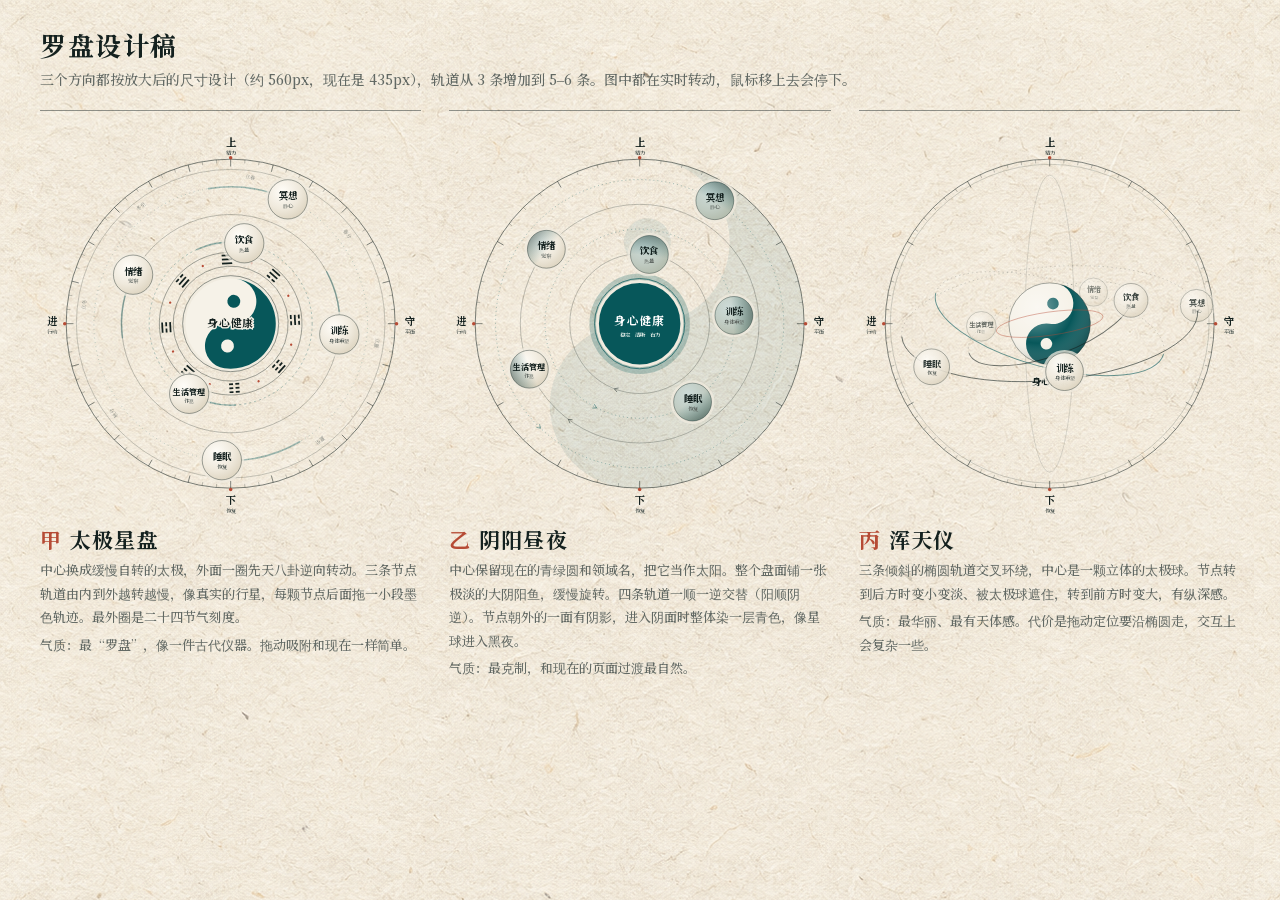
<file: design/compass-options.html>
<!doctype html>
<html lang="zh-CN">
<meta charset="utf-8">
<title>罗盘设计稿 · 三选一</title>
<style>
@font-face{font-family:NS;font-weight:500;src:url(../assets/fonts/NotoSerifSC-500.woff2)}
@font-face{font-family:NS;font-weight:700;src:url(../assets/fonts/NotoSerifSC-700.woff2)}
:root{--paper:#f0ebdf;--ink:#14211f;--teal:#07575a;--red:#b64b35;--mut:#626964}
body{margin:0;background:#f0ebdf url(../assets/visual/xuan-paper.png);color:var(--ink);font-family:NS,serif}
header{padding:26px 40px 4px}
h1{font-size:26px;margin:0;letter-spacing:.06em}
header p{color:var(--mut);margin:6px 0 0;font-size:14px}
.grid{display:grid;grid-template-columns:repeat(3,1fr);gap:28px;padding:16px 40px 40px}
figure{margin:0;border-top:1px solid rgba(20,33,31,.45);padding-top:14px}
figcaption h2{font-size:21px;margin:0 0 4px;letter-spacing:.05em}
figcaption h2 span{color:var(--red);margin-right:8px}
figcaption p{font-size:13px;line-height:1.8;color:var(--mut);margin:0 0 4px}
svg{width:100%;aspect-ratio:1;display:block;margin:8px 0 10px;overflow:visible}
svg text{font-family:NS,serif}
</style>
<header>
  <h1>罗盘设计稿</h1>
  <p>三个方向都按放大后的尺寸设计（约 560px，现在是 435px），轨道从 3 条增加到 5–6 条。图中都在实时转动，鼠标移上去会停下。</p>
</header>
<div class="grid">
  <figure><svg id="A" viewBox="-262 -262 524 524"></svg><figcaption>
    <h2><span>甲</span>太极星盘</h2>
    <p>中心换成缓慢自转的太极，外面一圈先天八卦逆向转动。三条节点轨道由内到外越转越慢，像真实的行星，每颗节点后面拖一小段墨色轨迹。最外圈是二十四节气刻度。</p>
    <p>气质：最“罗盘”，像一件古代仪器。拖动吸附和现在一样简单。</p>
  </figcaption></figure>
  <figure><svg id="B" viewBox="-262 -262 524 524"></svg><figcaption>
    <h2><span>乙</span>阴阳昼夜</h2>
    <p>中心保留现在的青绿圆和领域名，把它当作太阳。整个盘面铺一张极淡的大阴阳鱼，缓慢旋转。四条轨道一顺一逆交替（阳顺阴逆）。节点朝外的一面有阴影，进入阴面时整体染一层青色，像星球进入黑夜。</p>
    <p>气质：最克制，和现在的页面过渡最自然。</p>
  </figcaption></figure>
  <figure><svg id="C" viewBox="-262 -262 524 524"></svg><figcaption>
    <h2><span>丙</span>浑天仪</h2>
    <p>三条倾斜的椭圆轨道交叉环绕，中心是一颗立体的太极球。节点转到后方时变小变淡、被太极球遮住，转到前方时变大，有纵深感。</p>
    <p>气质：最华丽、最有天体感。代价是拖动定位要沿椭圆走，交互上会复杂一些。</p>
  </figcaption></figure>
</div>
<script>
var NS = 'http://www.w3.org/2000/svg';
var NODES = [['饮食', '热量'], ['训练', '身体重塑'], ['睡眠', '恢复'], ['生活管理', '作息'], ['情绪', '觉察'], ['冥想', '静心']];
var INK = '#14211f', TEAL = '#07575a', RED = '#b64b35', PAPER = '#f0ebdf';
function el(tag, at, p) { var e = document.createElementNS(NS, tag); for (var k in at) e.setAttribute(k, at[k]); if (p) p.appendChild(e); return e; }
function txt(p, s, at) { var t = el('text', Object.assign({ 'text-anchor': 'middle' }, at), p); t.textContent = s; return t; }
function rad(a) { return (a - 90) * Math.PI / 180; }           // 0 = 上，顺时针
function pt(a, r) { return [Math.cos(rad(a)) * r, Math.sin(rad(a)) * r]; }
// 太极：深色鱼 + 两只眼
function taiji(p, R, dark, light) {
  var g = el('g', {}, p);
  el('circle', { r: R, fill: light }, g);
  el('path', { d: 'M0,' + -R + 'A' + R + ' ' + R + ' 0 0 1 0,' + R + 'A' + R / 2 + ' ' + R / 2 + ' 0 0 1 0,0A' + R / 2 + ' ' + R / 2 + ' 0 0 0 0,' + -R + 'Z', fill: dark }, g);
  el('circle', { cy: -R / 2, r: R / 7, fill: dark }, g);
  el('circle', { cy: R / 2, r: R / 7, fill: light }, g);
  return g;
}
function defs(svg, id) {
  var d = el('defs', {}, svg);
  var g = el('radialGradient', { id: id + 'pl', cx: '.36', cy: '.3', r: '.75' }, d);
  el('stop', { offset: '0', 'stop-color': '#fffdf8' }, g);
  el('stop', { offset: '.6', 'stop-color': '#efe9dc' }, g);
  el('stop', { offset: '1', 'stop-color': '#ddd4c0' }, g);
  var s = el('linearGradient', { id: id + 'sh' }, d);
  el('stop', { offset: '.45', 'stop-color': TEAL, 'stop-opacity': 0 }, s);
  el('stop', { offset: '1', 'stop-color': '#0b2e2f', 'stop-opacity': .42 }, s);
  var b = el('radialGradient', { id: id + 'ball', cx: '.35', cy: '.3', r: '.8' }, d);
  el('stop', { offset: '0', 'stop-color': '#fff', 'stop-opacity': .45 }, b);
  el('stop', { offset: '.55', 'stop-color': '#fff', 'stop-opacity': 0 }, b);
  el('stop', { offset: '1', 'stop-color': '#061c1c', 'stop-opacity': .45 }, b);
}
function planet(p, id, n, r) {
  var g = el('g', {}, p);
  el('circle', { r: r + 4, fill: PAPER, opacity: .75 }, g);
  el('circle', { r: r, fill: 'url(#' + id + 'pl)', stroke: INK, 'stroke-opacity': .55 }, g);
  var tint = el('circle', { r: r, fill: TEAL, opacity: 0, style: 'transition:opacity 1.2s' }, g);
  var shade = el('circle', { r: r, fill: 'url(#' + id + 'sh)', opacity: 0 }, g);
  txt(g, n[0], { y: n[0].length > 2 ? 1 : 0, 'font-size': n[0].length > 2 ? 11 : 13, 'font-weight': 700, fill: INK });
  txt(g, n[1], { y: 12, 'font-size': 7.5, fill: '#626964' });
  return { g: g, tint: tint, shade: shade };
}
function ticks(p, R, n, long, col) {
  for (var i = 0; i < n; i++) {
    var a = i * 360 / n, L = i % long ? 5 : 10, o = pt(a, R), q = pt(a, R - L);
    el('line', { x1: o[0], y1: o[1], x2: q[0], y2: q[1], stroke: col || INK, 'stroke-opacity': i % long ? .35 : .7 }, p);
  }
}
function dirs(p, R) {
  [['上', '精力', 0], ['守', '平衡', 90], ['下', '恢复', 180], ['进', '行动', 270]].forEach(function (d) {
    var q = pt(d[2], R); txt(p, d[0], { x: q[0], y: q[1] + 2, 'font-size': 14, 'font-weight': 700, fill: INK });
    txt(p, d[1], { x: q[0], y: q[1] + 14, 'font-size': 7.5, fill: '#626964' });
    var m = pt(d[2], R - 18); el('circle', { cx: m[0], cy: m[1], r: 2.4, fill: RED }, p);
  });
}

/* ———— 甲：太极星盘 ———— */
function buildA() {
  var s = document.getElementById('A'), id = 'A'; defs(s, id);
  el('circle', { r: 226, fill: 'none', stroke: INK, 'stroke-opacity': .75 }, s);
  el('circle', { r: 212, fill: 'none', stroke: INK, 'stroke-opacity': .3 }, s);
  ticks(s, 226, 72, 3);
  var terms = ['立春', '雨水', '惊蛰', '春分', '清明', '谷雨', '立夏', '小满', '芒种', '夏至', '小暑', '大暑', '立秋', '处暑', '白露', '秋分', '寒露', '霜降', '立冬', '小雪', '大雪', '冬至', '小寒', '大寒'];
  terms.forEach(function (t, i) { if (i % 3) return; var a = i * 15 + 7.5, q = pt(a, 203); txt(s, t, { x: q[0], y: q[1] + 2.5, 'font-size': 7, fill: '#898c85', transform: 'rotate(' + a + ' ' + q[0] + ' ' + q[1] + ')' }); });
  var orbits = [112, 150, 188];
  orbits.forEach(function (r, i) { el('circle', { r: r, fill: 'none', stroke: i == 1 ? INK : TEAL, 'stroke-opacity': i == 1 ? .35 : .4, 'stroke-dasharray': i == 0 ? '3 4' : i == 2 ? '1 5' : 'none' }, s); });
  dirs(s, 246);
  // 八卦环
  var gua = el('g', {}, s);
  el('circle', { r: 79, fill: 'none', stroke: INK, 'stroke-opacity': .5 }, gua);
  el('circle', { r: 98, fill: 'none', stroke: INK, 'stroke-opacity': .5 }, gua);
  [[1, 1, 1], [0, 1, 1], [0, 1, 0], [0, 0, 1], [0, 0, 0], [1, 0, 0], [1, 0, 1], [1, 1, 0]].forEach(function (lines, k) {
    var g = el('g', { transform: 'rotate(' + k * 45 + ')' }, gua);
    lines.forEach(function (yang, j) {
      var y = -(83 + j * 5.5);
      if (yang) el('line', { x1: -7, x2: 7, y1: y, y2: y, stroke: INK, 'stroke-width': 2.4 }, g);
      else { el('line', { x1: -7, x2: -1.6, y1: y, y2: y, stroke: INK, 'stroke-width': 2.4 }, g); el('line', { x1: 1.6, x2: 7, y1: y, y2: y, stroke: INK, 'stroke-width': 2.4 }, g); }
    });
    el('circle', { cy: -88, r: 1.6, fill: RED, transform: 'rotate(22.5)' }, g);
  });
  // 太极
  el('circle', { r: 66, fill: PAPER, stroke: INK, 'stroke-opacity': .6 }, s);
  var tj = taiji(s, 62, TEAL, '#f6f2e8');
  var name = txt(s, '身心健康', { y: 5, 'font-size': 15, 'font-weight': 700, fill: INK, stroke: '#f6f2e8', 'stroke-width': 4, 'paint-order': 'stroke', 'letter-spacing': '1' });
  // 节点 + 轨迹
  var trails = el('g', {}, s), pl = el('g', {}, s), items = [];
  NODES.forEach(function (n, i) {
    var R = orbits[i % 3], C = 2 * Math.PI * R;
    var tr = el('circle', { r: R, fill: 'none', stroke: TEAL, 'stroke-width': 2.2, 'stroke-opacity': .35, 'stroke-linecap': 'round', 'stroke-dasharray': (C * 34 / 360) + ' ' + C }, trails);
    items.push({ R: R, a0: i * 67 + (i % 3) * 23, T: [50, 85, 130][i % 3], p: planet(pl, id, n, 27), tr: tr });
  });
  return function (t) {
    tj.setAttribute('transform', 'rotate(' + t * 6 + ')');
    gua.setAttribute('transform', 'rotate(' + -t * 2.5 + ')');
    items.forEach(function (it) {
      var a = it.a0 + 360 * t / it.T, q = pt(a, it.R);
      it.p.g.setAttribute('transform', 'translate(' + q[0] + ' ' + q[1] + ')');
      it.tr.setAttribute('transform', 'rotate(' + (a - 90 - 34) + ')');
    });
  };
}

/* ———— 乙：阴阳昼夜 ———— */
function buildB() {
  var s = document.getElementById('B'), id = 'B'; defs(s, id);
  var cl = el('clipPath', { id: 'Bclip' }, s.querySelector('defs')); el('circle', { r: 226 }, cl);
  var wash = el('g', { 'clip-path': 'url(#Bclip)' }, s);
  var big = taiji(wash, 226, 'rgba(7,87,90,.085)', 'rgba(255,255,255,0)');
  el('circle', { r: 226, fill: 'none', stroke: INK, 'stroke-opacity': .75 }, s);
  ticks(s, 226, 48, 4, INK);
  dirs(s, 246);
  var orbits = [96, 130, 164, 198];
  orbits.forEach(function (r, i) { el('circle', { r: r, fill: 'none', stroke: i % 2 ? TEAL : INK, 'stroke-opacity': i % 2 ? .45 : .35, 'stroke-dasharray': i % 2 ? '1.5 4' : 'none' }, s); });
  // 每条轨道一个小箭头标出顺逆
  orbits.forEach(function (r, i) { var a = 200 + i * 8, q = pt(a, r); el('path', { d: i % 2 ? 'M3,-3L-2,0L3,3' : 'M-3,-3L2,0L-3,3', fill: 'none', stroke: i % 2 ? TEAL : INK, 'stroke-opacity': .6, transform: 'translate(' + q[0] + ' ' + q[1] + ') rotate(' + a + ')' }, s); });
  // 中心太阳
  el('circle', { r: 64, fill: 'none', stroke: TEAL, 'stroke-opacity': .25, 'stroke-width': 10 }, s);
  el('circle', { r: 58, fill: TEAL, stroke: PAPER, 'stroke-width': 4 }, s);
  el('circle', { r: 62, fill: 'none', stroke: TEAL }, s);
  txt(s, '身心健康', { y: 2, 'font-size': 16, 'font-weight': 700, fill: '#fff', 'letter-spacing': '1' });
  txt(s, '稳定　清晰　有力', { y: 18, 'font-size': 7.5, fill: '#cfe0dc' });
  var pl = el('g', {}, s), items = [], plan = [0, 1, 1, 2, 2, 3];
  NODES.forEach(function (n, i) { var k = plan[i]; items.push({ R: orbits[k], dir: k % 2 ? -1 : 1, a0: i * 61 + k * 30, T: [60, 80, 105, 135][k], p: planet(pl, id, n, 26) }); });
  items.forEach(function (it) { it.p.shade.setAttribute('opacity', 1); });
  return function (t) {
    var w = t * 4; big.setAttribute('transform', 'rotate(' + w + ')');
    items.forEach(function (it) {
      var a = it.a0 + it.dir * 360 * t / it.T, q = pt(a, it.R);
      it.p.g.setAttribute('transform', 'translate(' + q[0] + ' ' + q[1] + ')');
      it.p.shade.setAttribute('transform', 'rotate(' + (a - 90) + ')');       // 背光面朝外
      // 大阴阳鱼的深色半边在其局部坐标的右侧
      var local = ((a - w) % 360 + 360) % 360;
      it.p.tint.setAttribute('opacity', local < 180 ? .2 : 0);
    });
  };
}

/* ———— 丙：浑天仪 ———— */
function buildC() {
  var s = document.getElementById('C'), id = 'C'; defs(s, id);
  el('circle', { r: 226, fill: 'none', stroke: INK, 'stroke-opacity': .7 }, s);
  el('circle', { r: 219, fill: 'none', stroke: INK, 'stroke-opacity': .25 }, s);
  ticks(s, 226, 72, 6);
  dirs(s, 246);
  var rings = [{ rx: 118, ry: 44, tilt: -20 }, { rx: 162, ry: 60, tilt: 15 }, { rx: 204, ry: 78, tilt: -5 }];
  var back = el('g', {}, s), core = el('g', {}, s), front = el('g', {}, s);
  // 子午圈（竖直细椭圆，静止）
  el('ellipse', { rx: 34, ry: 204, fill: 'none', stroke: INK, 'stroke-opacity': .18 }, back);
  rings.forEach(function (r, i) {
    var g = 'rotate(' + r.tilt + ')';
    el('path', { d: 'M' + -r.rx + ',0A' + r.rx + ' ' + r.ry + ' 0 0 1 ' + r.rx + ',0', fill: 'none', stroke: INK, 'stroke-opacity': .22, 'stroke-dasharray': '2 4', transform: g }, back);
    el('path', { d: 'M' + r.rx + ',0A' + r.rx + ' ' + r.ry + ' 0 0 1 ' + -r.rx + ',0', fill: 'none', stroke: i == 1 ? TEAL : INK, 'stroke-opacity': .6, 'stroke-width': 1.3, transform: g }, front);
  });
  // 太极球
  var tj = taiji(core, 56, TEAL, '#f6f2e8');
  el('circle', { r: 56, fill: 'url(#Cball)', stroke: INK, 'stroke-opacity': .5 }, core);
  el('ellipse', { rx: 74, ry: 16, fill: 'none', stroke: RED, 'stroke-opacity': .55, transform: 'rotate(-8)' }, core);
  txt(core, '身心健康', { y: 84, 'font-size': 13, 'font-weight': 700, fill: INK, stroke: PAPER, 'stroke-width': 4, 'paint-order': 'stroke' });
  var items = [];
  NODES.forEach(function (n, i) { var k = i % 3; items.push({ ring: rings[k], a0: i * 70, T: [45, 70, 100][k], p: planet(back, id, n, 26) }); });
  return function (t) {
    tj.setAttribute('transform', 'rotate(' + t * 7 + ')');
    items.forEach(function (it) {
      var r = it.ring, th = (it.a0 + 360 * t / it.T) * Math.PI / 180;
      var x = r.rx * Math.cos(th), y = r.ry * Math.sin(th), c = Math.cos(r.tilt * Math.PI / 180), sn = Math.sin(r.tilt * Math.PI / 180);
      var X = x * c - y * sn, Y = x * sn + y * c, depth = Math.sin(th);     // >0 在前
      var k = .74 + .26 * (depth + 1) / 2;
      var layer = depth > 0 ? front : back; if (it.p.g.parentNode !== layer) layer.appendChild(it.p.g);
      it.p.g.setAttribute('transform', 'translate(' + X + ' ' + Y + ') scale(' + k + ')');
      it.p.g.setAttribute('opacity', (.5 + .5 * (depth + 1) / 2).toFixed(2));
    });
  };
}

var runs = [buildA(), buildB(), buildC()].map(function (f, i) { return { f: f, t: 0, sp: 1, tg: 1, svg: document.querySelectorAll('svg')[i] }; });
var reduce = matchMedia('(prefers-reduced-motion: reduce)').matches;
runs.forEach(function (r) { r.svg.addEventListener('pointerenter', function () { r.tg = 0; }); r.svg.addEventListener('pointerleave', function () { r.tg = 1; }); r.f(0); });
var last = 0;
requestAnimationFrame(function tick(now) {
  var dt = last ? Math.min(.1, (now - last) / 1000) : 0; last = now;
  if (!reduce) runs.forEach(function (r) { r.sp += (r.tg - r.sp) * Math.min(1, dt * 3); r.t += r.sp * dt; r.f(r.t); });
  requestAnimationFrame(tick);
});
</script>
</html>
</file>
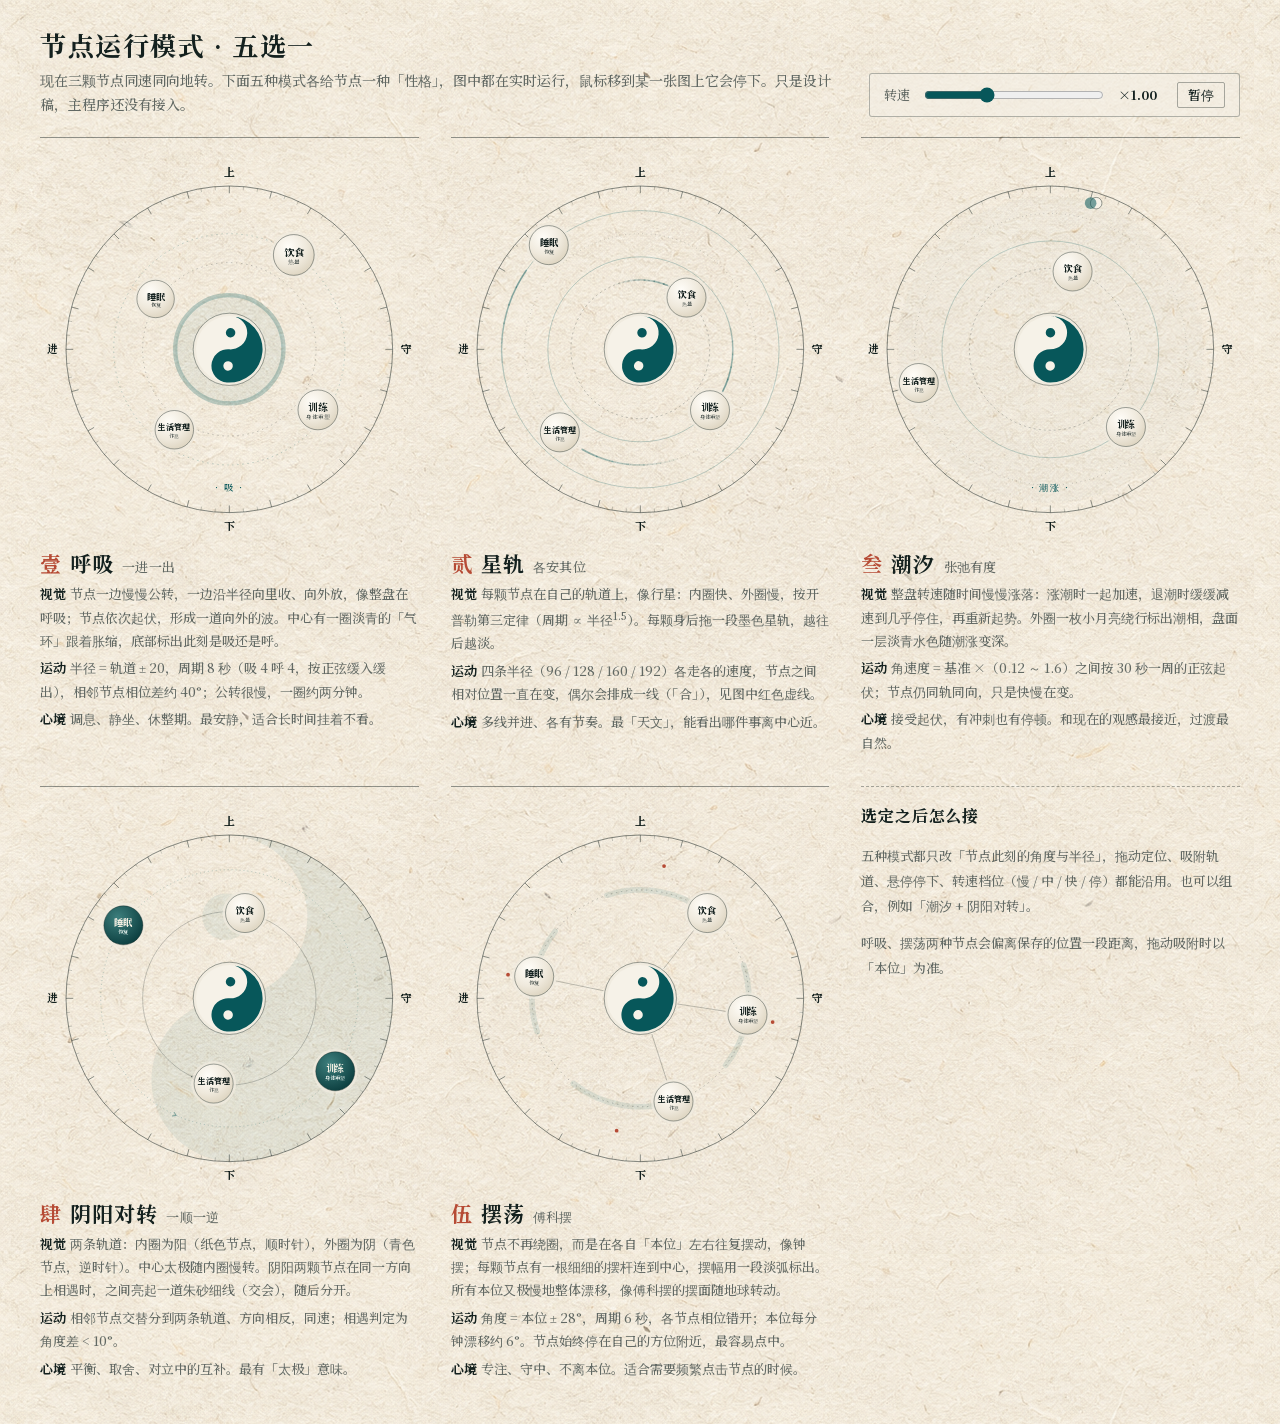
<file: design/orbit-motion-options.html>
<!doctype html>
<html lang="zh-CN">
<meta charset="utf-8">
<title>节点运行模式设计稿 · 五选一</title>
<style>
@font-face{font-family:NS;font-weight:500;src:url(../assets/fonts/NotoSerifSC-500.woff2)}
@font-face{font-family:NS;font-weight:700;src:url(../assets/fonts/NotoSerifSC-700.woff2)}
:root{--paper:#f0ebdf;--ink:#14211f;--teal:#07575a;--red:#b64b35;--mut:#626964}
body{margin:0;background:#f0ebdf url(../assets/visual/xuan-paper.png);color:var(--ink);font-family:NS,serif}
header{padding:26px 40px 4px;display:flex;align-items:flex-end;gap:32px;flex-wrap:wrap}
header div{flex:1 1 520px}
h1{font-size:26px;margin:0;letter-spacing:.06em}
header p{color:var(--mut);margin:6px 0 0;font-size:14px;line-height:1.7}
.ctl{display:flex;align-items:center;gap:12px;font-size:13px;color:var(--mut);border:1px solid rgba(20,33,31,.3);border-radius:3px;padding:8px 14px;background:rgba(244,239,228,.6)}
.ctl b{color:var(--ink);font-size:13px;min-width:3.6em}
.ctl input{width:180px;accent-color:var(--teal)}
.ctl button{all:unset;cursor:pointer;border:1px solid rgba(20,33,31,.35);border-radius:2px;padding:2px 10px;color:var(--ink)}
.ctl button:hover{background:rgba(7,87,90,.08)}
.grid{display:grid;grid-template-columns:repeat(3,1fr);gap:28px 32px;padding:16px 40px 40px}
figure{margin:0;border-top:1px solid rgba(20,33,31,.45);padding-top:14px}
figcaption h2{font-size:21px;margin:0 0 4px;letter-spacing:.05em}
figcaption h2 span{color:var(--red);margin-right:8px}
figcaption h2 em{font-style:normal;font-size:13px;color:var(--mut);font-weight:500;margin-left:8px;letter-spacing:.02em}
figcaption p{font-size:13px;line-height:1.8;color:var(--mut);margin:0 0 4px}
figcaption p i{font-style:normal;color:var(--ink);font-weight:700;margin-right:4px}
svg{width:100%;aspect-ratio:1;display:block;margin:8px 0 10px;overflow:visible}
svg text{font-family:NS,serif}
.note{grid-column:span 1;align-self:start;border-top:1px dashed rgba(20,33,31,.35);padding-top:14px;font-size:13px;line-height:1.9;color:var(--mut)}
.note h3{font-size:16px;color:var(--ink);margin:0 0 6px;letter-spacing:.05em}
@media (max-width:1100px){.grid{grid-template-columns:repeat(2,1fr)}}
@media (max-width:700px){.grid{grid-template-columns:1fr;padding:16px 20px}header{padding:20px}}
</style>
<header>
  <div>
    <h1>节点运行模式 · 五选一</h1>
    <p>现在三颗节点同速同向地转。下面五种模式各给节点一种「性格」，图中都在实时运行，鼠标移到某一张图上它会停下。只是设计稿，主程序还没有接入。</p>
  </div>
  <label class="ctl">转速 <input id="rate" type="range" min="0" max="3" step="0.05" value="1"><b id="rateOut">×1.00</b><button id="pause" type="button">暂停</button></label>
</header>
<div class="grid">
  <figure data-mode="breath"><svg viewBox="-262 -262 524 524"></svg><figcaption>
    <h2><span>壹</span>呼吸<em>一进一出</em></h2>
    <p><i>视觉</i>节点一边慢慢公转，一边沿半径向里收、向外放，像整盘在呼吸；节点依次起伏，形成一道向外的波。中心有一圈淡青的「气环」跟着胀缩，底部标出此刻是吸还是呼。</p>
    <p><i>运动</i>半径 = 轨道 ± 20，周期 8 秒（吸 4 呼 4，按正弦缓入缓出），相邻节点相位差约 40°；公转很慢，一圈约两分钟。</p>
    <p><i>心境</i>调息、静坐、休整期。最安静，适合长时间挂着不看。</p>
  </figcaption></figure>
  <figure data-mode="kepler"><svg viewBox="-262 -262 524 524"></svg><figcaption>
    <h2><span>贰</span>星轨<em>各安其位</em></h2>
    <p><i>视觉</i>每颗节点在自己的轨道上，像行星：内圈快、外圈慢，按开普勒第三定律（周期 ∝ 半径<sup>1.5</sup>）。每颗身后拖一段墨色星轨，越往后越淡。</p>
    <p><i>运动</i>四条半径（96 / 128 / 160 / 192）各走各的速度，节点之间相对位置一直在变，偶尔会排成一线（「合」），见图中红色虚线。</p>
    <p><i>心境</i>多线并进、各有节奏。最「天文」，能看出哪件事离中心近。</p>
  </figcaption></figure>
  <figure data-mode="tide"><svg viewBox="-262 -262 524 524"></svg><figcaption>
    <h2><span>叁</span>潮汐<em>张弛有度</em></h2>
    <p><i>视觉</i>整盘转速随时间慢慢涨落：涨潮时一起加速，退潮时缓缓减速到几乎停住，再重新起势。外圈一枚小月亮绕行标出潮相，盘面一层淡青水色随潮涨变深。</p>
    <p><i>运动</i>角速度 = 基准 ×（0.12 ～ 1.6）之间按 30 秒一周的正弦起伏；节点仍同轨同向，只是快慢在变。</p>
    <p><i>心境</i>接受起伏，有冲刺也有停顿。和现在的观感最接近，过渡最自然。</p>
  </figcaption></figure>
  <figure data-mode="duet"><svg viewBox="-262 -262 524 524"></svg><figcaption>
    <h2><span>肆</span>阴阳对转<em>一顺一逆</em></h2>
    <p><i>视觉</i>两条轨道：内圈为阳（纸色节点，顺时针），外圈为阴（青色节点，逆时针）。中心太极随内圈慢转。阴阳两颗节点在同一方向上相遇时，之间亮起一道朱砂细线（交会），随后分开。</p>
    <p><i>运动</i>相邻节点交替分到两条轨道、方向相反，同速；相遇判定为角度差 &lt; 10°。</p>
    <p><i>心境</i>平衡、取舍、对立中的互补。最有「太极」意味。</p>
  </figcaption></figure>
  <figure data-mode="pendulum"><svg viewBox="-262 -262 524 524"></svg><figcaption>
    <h2><span>伍</span>摆荡<em>傅科摆</em></h2>
    <p><i>视觉</i>节点不再绕圈，而是在各自「本位」左右往复摆动，像钟摆；每颗节点有一根细细的摆杆连到中心，摆幅用一段淡弧标出。所有本位又极慢地整体漂移，像傅科摆的摆面随地球转动。</p>
    <p><i>运动</i>角度 = 本位 ± 28°，周期 6 秒，各节点相位错开；本位每分钟漂移约 6°。节点始终停在自己的方位附近，最容易点中。</p>
    <p><i>心境</i>专注、守中、不离本位。适合需要频繁点击节点的时候。</p>
  </figcaption></figure>
  <div class="note">
    <h3>选定之后怎么接</h3>
    <p>五种模式都只改「节点此刻的角度与半径」，拖动定位、吸附轨道、悬停停下、转速档位（慢 / 中 / 快 / 停）都能沿用。也可以组合，例如「潮汐 + 阴阳对转」。</p>
    <p>呼吸、摆荡两种节点会偏离保存的位置一段距离，拖动吸附时以「本位」为准。</p>
  </div>
</div>
<script>
var NS = 'http://www.w3.org/2000/svg';
var NODES = [['饮食', '热量'], ['训练', '身体重塑'], ['生活管理', '作息'], ['睡眠', '恢复']];
var INK = '#14211f', TEAL = '#07575a', RED = '#b64b35', PAPER = '#f0ebdf';
function el(tag, at, p) { var e = document.createElementNS(NS, tag); for (var k in at) e.setAttribute(k, at[k]); if (p) p.appendChild(e); return e; }
function txt(p, s, at) { var t = el('text', Object.assign({ 'text-anchor': 'middle' }, at), p); t.textContent = s; return t; }
function rad(a) { return (a - 90) * Math.PI / 180; }           // 0 = 上，顺时针
function pt(a, r) { return [Math.cos(rad(a)) * r, Math.sin(rad(a)) * r]; }
function norm(a) { return (a % 360 + 360) % 360; }
function taiji(p, R, dark, light) {
  var g = el('g', {}, p);
  el('circle', { r: R, fill: light }, g);
  el('path', { d: 'M0,' + -R + 'A' + R + ' ' + R + ' 0 0 1 0,' + R + 'A' + R / 2 + ' ' + R / 2 + ' 0 0 1 0,0A' + R / 2 + ' ' + R / 2 + ' 0 0 0 0,' + -R + 'Z', fill: dark }, g);
  el('circle', { cy: -R / 2, r: R / 7, fill: dark }, g);
  el('circle', { cy: R / 2, r: R / 7, fill: light }, g);
  return g;
}
function defs(svg, id) {
  var d = el('defs', {}, svg);
  var g = el('radialGradient', { id: id + 'pl', cx: '.36', cy: '.3', r: '.75' }, d);
  el('stop', { offset: '0', 'stop-color': '#fffdf8' }, g); el('stop', { offset: '.6', 'stop-color': '#efe9dc' }, g); el('stop', { offset: '1', 'stop-color': '#ddd4c0' }, g);
  var y = el('radialGradient', { id: id + 'yin', cx: '.36', cy: '.3', r: '.75' }, d);
  el('stop', { offset: '0', 'stop-color': '#3d7f7d' }, y); el('stop', { offset: '1', 'stop-color': '#0b3d3e' }, y);
}
// 罗盘底：外圈刻度 + 四方位
function base(s, rings, dash) {
  el('circle', { r: 226, fill: 'none', stroke: INK, 'stroke-opacity': .7 }, s);
  for (var i = 0; i < 72; i++) {
    var a = i * 5, L = i % 3 ? 5 : 10, o = pt(a, 226), q = pt(a, 226 - L);
    el('line', { x1: o[0], y1: o[1], x2: q[0], y2: q[1], stroke: INK, 'stroke-opacity': i % 3 ? .3 : .65 }, s);
  }
  [['上', 0], ['守', 90], ['下', 180], ['进', 270]].forEach(function (d) { var q = pt(d[1], 245); txt(s, d[0], { x: q[0], y: q[1] + 5, 'font-size': 15, 'font-weight': 700, fill: INK }); });
  (rings || []).forEach(function (r, i) { el('circle', { r: r, fill: 'none', stroke: i % 2 ? TEAL : INK, 'stroke-opacity': .32, 'stroke-dasharray': dash ? dash[i] : 'none' }, s); });
}
function planet(p, id, n, yin) {
  var g = el('g', {}, p);
  el('circle', { r: 31, fill: PAPER, opacity: .75 }, g);
  el('circle', { r: 27, fill: 'url(#' + id + (yin ? 'yin' : 'pl') + ')', stroke: INK, 'stroke-opacity': .55 }, g);
  txt(g, n[0], { y: 1, 'font-size': n[0].length > 2 ? 11 : 13, 'font-weight': 700, fill: yin ? '#f4efe3' : INK });
  txt(g, n[1], { y: 12, 'font-size': 7.5, fill: yin ? '#cfe0dc' : '#626964' });
  return g;
}
function put(g, a, r, k) { var q = pt(a, r); g.setAttribute('transform', 'translate(' + q[0].toFixed(1) + ' ' + q[1].toFixed(1) + ')' + (k ? ' scale(' + k.toFixed(3) + ')' : '')); return q; }
function rot(g, deg) { g.setAttribute('transform', 'rotate(' + deg.toFixed(2) + ')'); }
function centre(s, id) {
  el('circle', { r: 50, fill: PAPER, stroke: INK, 'stroke-opacity': .55 }, s);
  var tj = taiji(s, 46, TEAL, '#f6f2e8');
  return tj;
}

/* ———— 五种模式：build(svg, id) 返回 frame(t)，t 为该图自己的时钟（秒，已乘转速） ———— */
var MODES = {
  // 壹 呼吸：半径正弦起伏，相邻节点相位错开，形成向外的波；气环随之胀缩
  breath: function (s, id) {
    var R0 = 140, AMP = 20, BREATH = 8;
    base(s, [R0 - AMP, R0 + AMP], ['2 5', '2 5']);
    var qi = el('circle', { r: 70, fill: TEAL, 'fill-opacity': .06, stroke: TEAL, 'stroke-opacity': .25, 'stroke-width': 6 }, s);
    var tj = centre(s, id);
    var lab = txt(s, '吸', { y: 196, 'font-size': 13, fill: TEAL, 'letter-spacing': '.2em' });
    var ps = NODES.map(function (n) { return planet(s, id, n); });
    return function (t) {
      var w = 2 * Math.PI * t / BREATH, rev = t * 360 / 120;
      rot(tj, t * 3);
      qi.setAttribute('r', (64 + 12 * Math.sin(w)).toFixed(1));
      lab.textContent = Math.cos(w) >= 0 ? '· 吸 ·' : '· 呼 ·';
      ps.forEach(function (g, i) {
        var ph = Math.sin(w - i * .7);
        put(g, i * 90 + 30 + rev, R0 + AMP * ph, 1 + .05 * ph);
      });
    };
  },
  // 贰 星轨：开普勒 T ∝ r^1.5，各节点拖墨色尾迹；任意两颗角度差 < 4° 时连一道「合」线
  kepler: function (s, id) {
    var RS = [96, 128, 160, 192], T0 = 24;
    base(s, RS, ['3 4', 'none', '1 5', 'none']);
    var trails = el('g', {}, s), conj = el('g', {}, s);
    var tj = centre(s, id);
    var tr = RS.map(function (r) {
      var arcs = [];
      for (var k = 0; k < 6; k++) arcs.push(el('circle', { r: r, fill: 'none', stroke: TEAL, 'stroke-width': 2.4, 'stroke-linecap': 'round', 'stroke-opacity': (.38 * (1 - k / 6)).toFixed(2) }, trails));
      return arcs;
    });
    var ps = NODES.map(function (n) { return planet(s, id, n); });
    return function (t) {
      rot(tj, t * 4);
      var as = RS.map(function (r, i) { return norm(i * 97 + 20 + t * 360 / (T0 * Math.pow(r / RS[0], 1.5))); });
      ps.forEach(function (g, i) {
        put(g, as[i], RS[i]);
        var C = 2 * Math.PI * RS[i], seg = C * 8 / 360;
        tr[i].forEach(function (c, k) {
          c.setAttribute('stroke-dasharray', seg.toFixed(1) + ' ' + C.toFixed(1));
          c.setAttribute('transform', 'rotate(' + (as[i] - 90 - 14 - (k + 1) * 8).toFixed(2) + ')');
        });
      });
      conj.textContent = '';
      for (var i = 0; i < as.length; i++) for (var j = i + 1; j < as.length; j++) {
        var d = Math.abs(norm(as[i] - as[j] + 180) - 180);
        if (d < 4) { var o = pt(as[i], 52), q = pt(as[j], RS[j] + 30); el('line', { x1: o[0], y1: o[1], x2: q[0], y2: q[1], stroke: RED, 'stroke-opacity': (.6 * (1 - d / 4)).toFixed(2), 'stroke-dasharray': '3 3' }, conj); }
      }
    };
  },
  // 叁 潮汐：角速度按 30 秒一周正弦涨落；外圈小月亮标潮相，盘面水色随潮深浅
  tide: function (s, id) {
    var RS = [112, 150, 188], P = 30, LO = .12, HI = 1.6, BASE = 360 / 70;
    var water = el('circle', { r: 212, fill: TEAL, 'fill-opacity': 0 }, s);
    base(s, RS, ['3 4', 'none', '1 5']);
    var moonTrack = el('circle', { r: 212, fill: 'none', stroke: INK, 'stroke-opacity': .12, 'stroke-dasharray': '1 6' }, s);
    var moon = el('g', {}, s);
    el('circle', { r: 8, fill: '#f6f2e8', stroke: INK, 'stroke-opacity': .6 }, moon);
    var moonShade = el('circle', { r: 8, fill: TEAL, 'fill-opacity': .55 }, moon);
    var tj = centre(s, id);
    var lab = txt(s, '', { y: 196, 'font-size': 13, fill: TEAL, 'letter-spacing': '.2em' });
    var ps = NODES.slice(0, 3).map(function (n) { return planet(s, id, n); });
    var mid = (LO + HI) / 2, amp = (HI - LO) / 2;
    return function (t) {
      var w = 2 * Math.PI * t / P, f = mid - amp * Math.cos(w);                 // 当前倍率
      var ang = BASE * (mid * t - amp * P / (2 * Math.PI) * Math.sin(w));      // f 的积分
      rot(tj, ang * .5);
      water.setAttribute('fill-opacity', (.015 + .045 * (f - LO) / (HI - LO)).toFixed(3));
      put(moon, norm(t * 360 / P), 212);
      moonShade.setAttribute('cx', (16 * (f - LO) / (HI - LO) - 8).toFixed(1));
      lab.textContent = Math.sin(w) >= 0 ? '· 潮涨 ·' : '· 潮落 ·';
      ps.forEach(function (g, i) { put(g, i * 120 + 15 + ang * [1, .8, .65][i], RS[i]); });
    };
  },
  // 肆 阴阳对转：内圈阳顺、外圈阴逆；角度差 < 10° 时连朱砂线
  duet: function (s, id) {
    var RIN = 120, ROUT = 178, T = 50;
    var cl = el('clipPath', { id: id + 'clip' }, el('defs', {}, s)); el('circle', { r: 226 }, cl);
    var wash = taiji(el('g', { 'clip-path': 'url(#' + id + 'clip)' }, s), 226, 'rgba(7,87,90,.07)', 'rgba(255,255,255,0)');
    base(s, [RIN, ROUT], ['none', '1.5 4']);
    [[RIN, 0], [ROUT, 1]].forEach(function (q) { var a = 205, p = pt(a, q[0]); el('path', { d: q[1] ? 'M3,-3L-2,0L3,3' : 'M-3,-3L2,0L-3,3', fill: 'none', stroke: q[1] ? TEAL : INK, 'stroke-opacity': .6, transform: 'translate(' + p[0] + ' ' + p[1] + ') rotate(' + a + ')' }, s); });
    var links = el('g', {}, s);
    var tj = centre(s, id);
    var ps = NODES.map(function (n, i) { return planet(s, id, n, i % 2); });
    return function (t) {
      var w = t * 360 / T;
      rot(tj, w * .4); rot(wash, -w * .25);
      var pos = NODES.map(function (n, i) { return i % 2 ? { a: norm(i * 90 + 45 - w), r: ROUT } : { a: norm(i * 90 + w), r: RIN }; });
      ps.forEach(function (g, i) { put(g, pos[i].a, pos[i].r); });
      links.textContent = '';
      pos.forEach(function (p, i) { if (i % 2) return; pos.forEach(function (q, j) {
        if (!(j % 2)) return;
        var d = Math.abs(norm(p.a - q.a + 180) - 180); if (d >= 10) return;
        var o = pt(p.a, p.r + 30), e = pt(q.a, q.r - 30), k = 1 - d / 10;
        el('line', { x1: o[0], y1: o[1], x2: e[0], y2: e[1], stroke: RED, 'stroke-width': 1.6, 'stroke-opacity': (.75 * k).toFixed(2) }, links);
        el('circle', { cx: (o[0] + e[0]) / 2, cy: (o[1] + e[1]) / 2, r: 3, fill: RED, 'fill-opacity': (.8 * k).toFixed(2) }, links);
      }); });
    };
  },
  // 伍 摆荡：各节点在本位 ±28° 往复，周期 6 秒、相位错开；本位整体极慢漂移（傅科摆）
  pendulum: function (s, id) {
    var R = 150, AMP = 28, P = 6, DRIFT = 6 / 60;
    base(s, [R], ['2 5']);
    var arcs = el('g', {}, s), rods = el('g', {}, s);
    var tj = centre(s, id);
    var homes = [10, 100, 190, 280];
    var arcEls = homes.map(function () { return el('path', { fill: 'none', stroke: TEAL, 'stroke-width': 8, 'stroke-opacity': .1, 'stroke-linecap': 'round' }, arcs); });
    var homeDots = homes.map(function () { return el('circle', { r: 2.6, fill: RED }, arcs); });
    var rodEls = homes.map(function () { return el('line', { stroke: INK, 'stroke-opacity': .35, 'stroke-width': 1 }, rods); });
    var ps = NODES.map(function (n) { return planet(s, id, n); });
    return function (t) {
      var drift = t * DRIFT;
      rot(tj, Math.sin(2 * Math.PI * t / P) * 8);
      ps.forEach(function (g, i) {
        var h = homes[i] + drift, a = h + AMP * Math.sin(2 * Math.PI * t / P - i * Math.PI / 2);
        var A = pt(h - AMP, R), B = pt(h + AMP, R);
        arcEls[i].setAttribute('d', 'M' + A[0].toFixed(1) + ',' + A[1].toFixed(1) + 'A' + R + ' ' + R + ' 0 0 1 ' + B[0].toFixed(1) + ',' + B[1].toFixed(1));
        var hd = pt(h, R + 36); homeDots[i].setAttribute('cx', hd[0].toFixed(1)); homeDots[i].setAttribute('cy', hd[1].toFixed(1));
        var q = put(g, a, R), o = pt(a, 52), e = pt(a, R - 30);
        rodEls[i].setAttribute('x1', o[0].toFixed(1)); rodEls[i].setAttribute('y1', o[1].toFixed(1));
        rodEls[i].setAttribute('x2', e[0].toFixed(1)); rodEls[i].setAttribute('y2', e[1].toFixed(1));
      });
    };
  }
};

/* ———— 运行：全局转速滑块 + 暂停；鼠标压在某张图上时那张缓停 ———— */
var q = new URLSearchParams(location.search), FREEZE = q.has('t') ? +q.get('t') : null;   // ?t=12 冻结在第 12 秒（截图用）
var rate = 1, paused = false, cards = [];
document.querySelectorAll('figure[data-mode]').forEach(function (f, i) {
  var s = f.querySelector('svg'), id = 'm' + i;
  defs(s, id);
  var c = { frame: MODES[f.dataset.mode](s, id), t: FREEZE == null ? 0 : FREEZE, k: 1, hover: false };
  f.addEventListener('pointerenter', function () { c.hover = true; });
  f.addEventListener('pointerleave', function () { c.hover = false; });
  c.frame(c.t); cards.push(c);
});
var rateIn = document.getElementById('rate'), rateOut = document.getElementById('rateOut'), pauseBtn = document.getElementById('pause');
rateIn.addEventListener('input', function () { rate = +rateIn.value; rateOut.textContent = '×' + rate.toFixed(2); });
pauseBtn.addEventListener('click', function () { paused = !paused; pauseBtn.textContent = paused ? '继续' : '暂停'; });
var last = 0;
function tick(now) {
  requestAnimationFrame(tick);
  var dt = last ? Math.min(.1, (now - last) / 1000) : 0; last = now;
  if (FREEZE != null) return;
  cards.forEach(function (c) {
    c.k += ((c.hover ? 0 : 1) - c.k) * Math.min(1, dt * 3);
    var v = paused ? 0 : rate * c.k;
    if (v > .001) { c.t += v * dt; c.frame(c.t); }
  });
}
requestAnimationFrame(tick);
</script>
</html>
</file>
